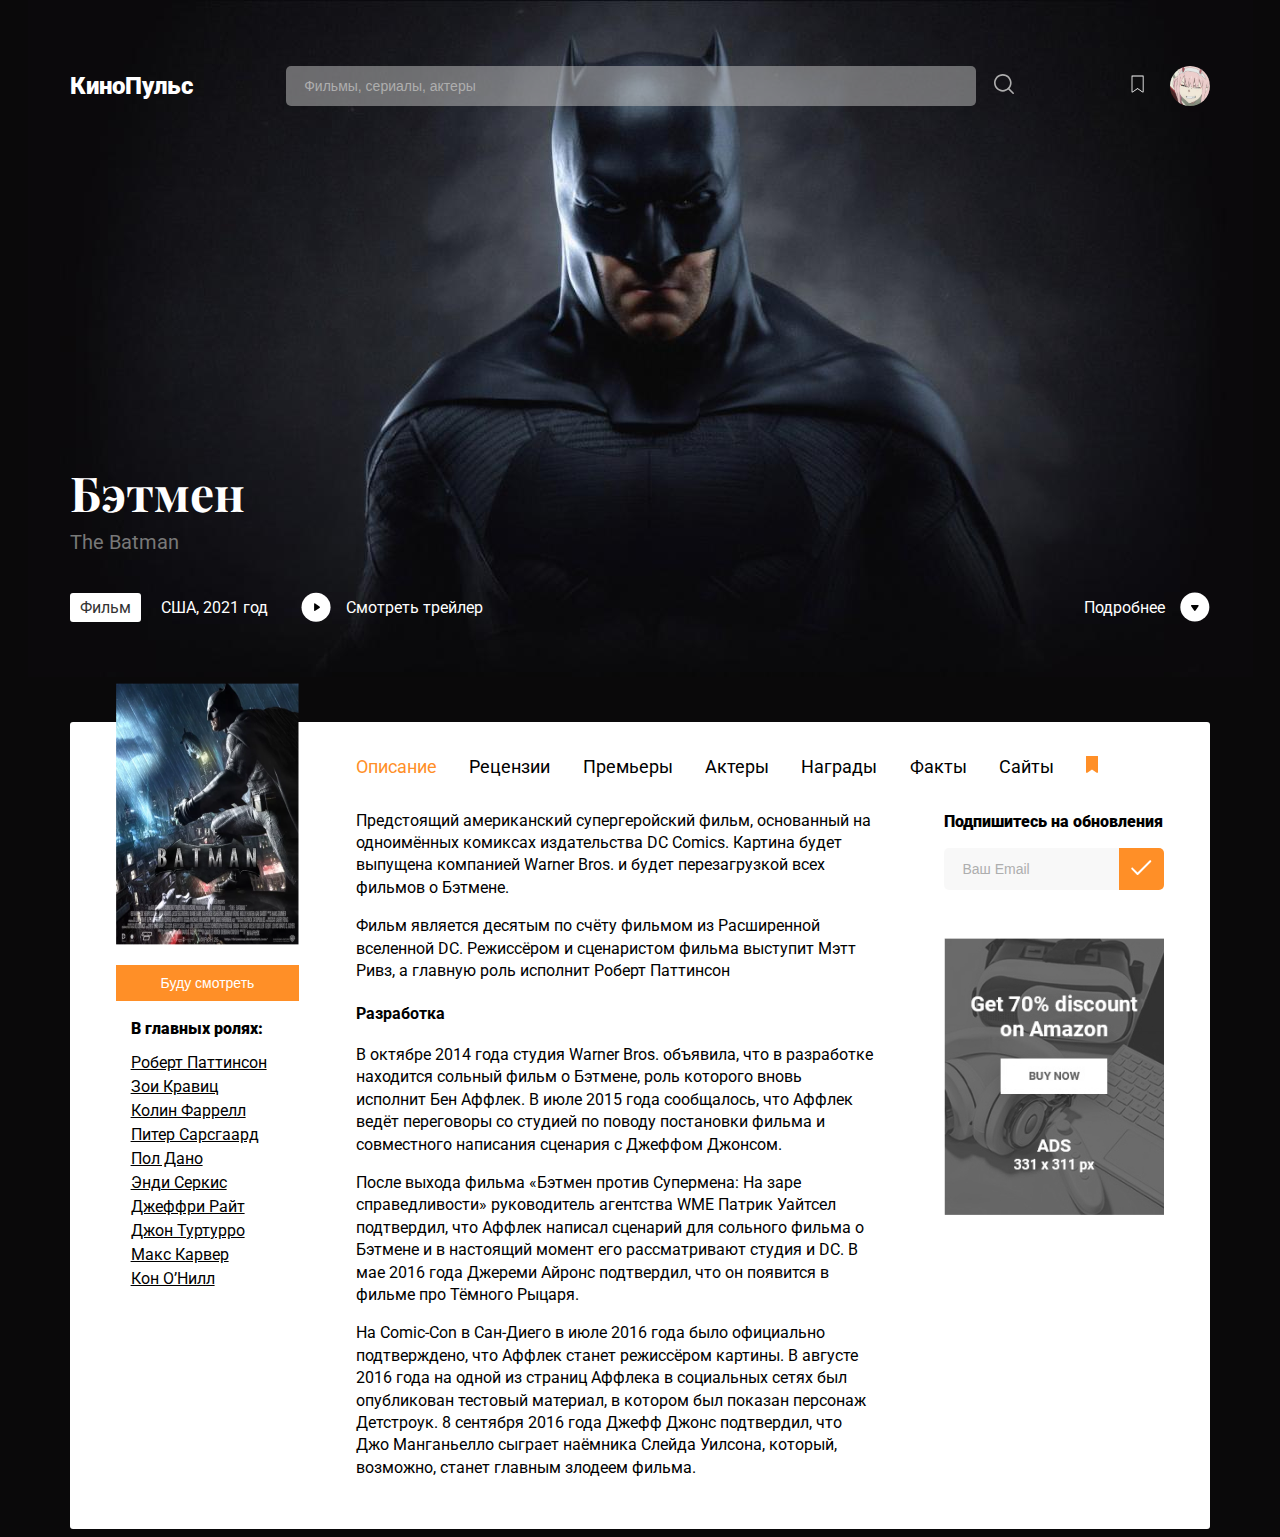
<file: index.html>
<!DOCTYPE html>
<html lang="ru">
<head>
    <meta charset="UTF-8">
    <meta name="viewport" content="width=device-width, initial-scale=1.0">
    <title>Бэтмен 2021 - страница о фильме</title>
    <link href="https://fonts.googleapis.com/css?family=Playfair+Display:700&display=swap&subset=cyrillic" rel="stylesheet">
    <link href="https://fonts.googleapis.com/css?family=Roboto:400,900&display=swap&subset=cyrillic" rel="stylesheet">
    <link rel="stylesheet" href="css/jquery.fancybox.min.css">
    <link rel="stylesheet" href="css\animate.css">
    <link rel="stylesheet" href="./css/style.css">
</head>
<body>
    <div class="container">
        <header class="header">
            <div class="logo">КиноПульс</div>
            <form action="" class="search">
                <input type="search" class="search-input" placeholder="Фильмы, сериалы, актеры">
                <button type="submit" class="search-button">
                    <img src="img\search-icon.svg" alt="search-icon">
                </button>
            </form>
            <div class="user">
                <button class="bookmark">
                    <img src="img\bookmark.svg" alt="bookmark" class="bookmark">
                </button>
                <img src="img\avatar.jpg" alt="" class="avatar">
            </div>
        </header>
        
        <main class="main">
            <h1 class="title animated fadeInRight">Бэтмен</h1>
            <small class="title-en animated fadeInRight">The Batman</small>
            <div class="info animated fadeInUp delay-1s">
                <div class="movie-info">
                    <span class="tag">Фильм</span>
                    <span class="country">США, 2021 год</span>
                    <a data-fancybox href="https://www.youtube.com/watch?v=Xo8i2ZDMlQg" class="play">Смотреть трейлер</a>
                </div>
                <a href="#" class="more">Подробнее</a>
            </div>

            <div class="content">
                <div class="short-info">
                    <img src="./img/poster.png" alt="poster" class="poster">
                    <button class="button">Буду смотреть</button>
                    <h3 class="actors-title">В главных ролях:</h3>
                    <ul class="actors-list">
                        <li class="actors-list-item">Роберт Паттинсон</li>
                        <li class="actors-list-item">Зои Кравиц</li>
                        <li class="actors-list-item">Колин Фаррелл</li>
                        <li class="actors-list-item">Питер Сарсгаард</li>
                        <li class="actors-list-item">Пол Дано</li>
                        <li class="actors-list-item">Энди Серкис</li>
                        <li class="actors-list-item">Джеффри Райт</li>
                        <li class="actors-list-item">Джон Туртурро</li>
                        <li class="actors-list-item">Макс Карвер</li>
                        <li class="actors-list-item">Кон О’Нилл</li>
                    </ul>
                </div>
                <!-- /.short-info -->

                <div class="full-info">
                    <nav class="tabs">
                        <a href="#about" class="tabs-item tabs-item-active">Описание</a>
                        <a href="#reviews" class="tabs-item">Рецензии</a>
                        <a href="#premieres" class="tabs-item">Премьеры</a>
                        <a href="#actors" class="tabs-item">Актеры</a>
                        <a href="#awards" class="tabs-item">Награды</a>
                        <a href="#data" class="tabs-item">Факты</a>
                        <a href="#sites" class="tabs-item">Сайты</a>
                        <a href="#favorites" class="tabs-item">
                            <img src="./img/bookmark-icon.svg" alt="" class="bookmark-added">
                        </a>
                    </nav>

                    <div class="full-content">
                        <div class="tabs-content visible" id="about">
                            <p class="text">Предстоящий американский супергеройский фильм, основанный на одноимённых комиксах издательства DC Comics. Картина будет выпущена компанией Warner Bros. и будет перезагрузкой всех фильмов о Бэтмене.</p>
                            <p class="text">Фильм является десятым по счёту фильмом из Расширенной вселенной DC. Режиссёром и сценаристом фильма выступит Мэтт Ривз, а главную роль исполнит Роберт Паттинсон</p>
                            <h4 class="text-title">Разработка</h4>
                            <p class="text">В октябре 2014 года студия Warner Bros. объявила, что в разработке находится сольный фильм о Бэтмене, роль которого вновь исполнит Бен Аффлек. В июле 2015 года сообщалось, что Аффлек ведёт переговоры со студией по поводу постановки фильма и совместного написания сценария с Джеффом Джонсом.</p>
                            <p class="text">После выхода фильма «Бэтмен против Супермена: На заре справедливости» руководитель агентства WME Патрик Уайтсел подтвердил, что Аффлек написал сценарий для сольного фильма о Бэтмене и в настоящий момент его рассматривают студия и DC. В мае 2016 года Джереми Айронс подтвердил, что он появится в фильме про Тёмного Рыцаря.</p>
                            <p class="text">На Comic-Con в Сан-Диего в июле 2016 года было официально подтверждено, что Аффлек станет режиссёром картины. В августе 2016 года на одной из страниц Аффлека в социальных сетях был опубликован тестовый материал, в котором был показан персонаж Детстроук. 8 сентября 2016 года Джефф Джонс подтвердил, что Джо Манганьелло сыграет наёмника Слейда Уилсона, который, возможно, станет главным злодеем фильма.</p>

                        </div>    
                        <div class="tabs-content" id="reviews">
                            <p class="text">Тут будут отзывы</p>
                        </div> 
                        <div class="tabs-content" id="premieres">
                            <p class="text">Тут будут премьеры</p>
                        </div>  
                        <div class="tabs-content" id="actors">
                            <p class="text">Тут будут актеры</p>
                        </div>  
                        <div class="tabs-content" id="awards">
                            <p class="text">Тут будут награды</p>
                        </div> 
                        <div class="tabs-content" id="data">
                            <p class="text">Тут будут факты</p>
                        </div> 
                        <div class="tabs-content" id="sites">
                            <p class="text">Тут будут сайты</p>
                        </div> 
                        <div class="tabs-content" id="favorites">
                            <p class="text">Тут будет что-то .-.</p>
                        </div>    
                        <div class="subscribe">
                            <h3 class="subscribe-title">Подпишитесь на обновления</h3>
                            <form action="#" class="subscribe-form">
                                <input type="text" class="subscribe-input" placeholder="Ваш Email">
                                <button class="subscribe-button">
                                    <img src="./img/check.svg" alt="check">
                                </button>
                            </form>
                            <a href="#" class="banner">
                                <img src="./img/banner.jpg" alt="banner">
                            </a>
                        </div>
                    </div>

                </div>
                <!-- /.full-info -->

            </div>
            <!-- /.content -->
            <!-- | -->

        </main>

    </div>

    <script src="https://cdn.jsdelivr.net/npm/jquery@3.4.1/dist/jquery.min.js"></script>
    <script src="js/jquery.fancybox.min.js"></script>
    <script src="js/main.js"></script>
</body>
</html>
</file>
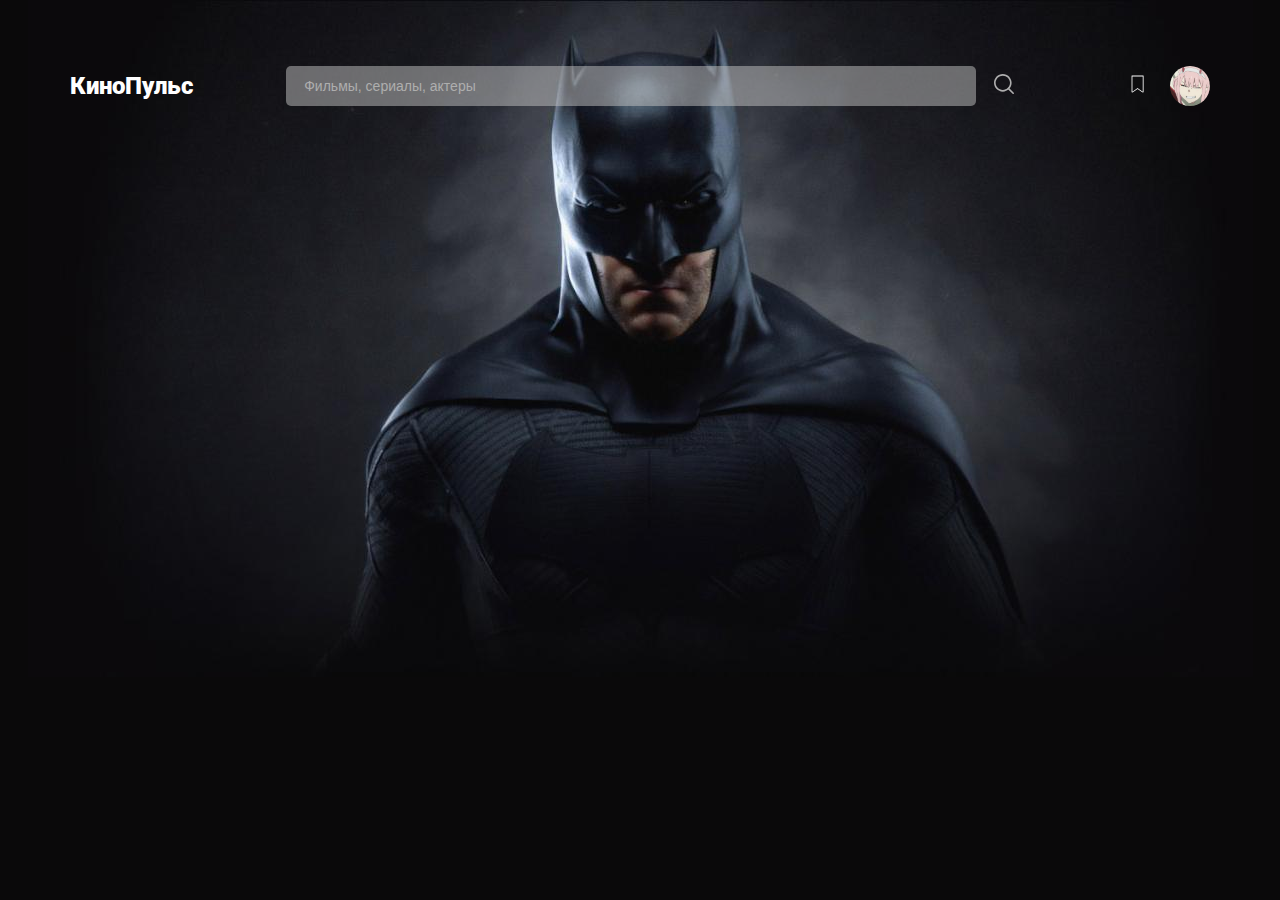
<file: Batman/index.html>
<!DOCTYPE html>
<html lang="ru">
<head>
    <meta charset="UTF-8">
    <meta name="viewport" content="width=device-width, initial-scale=1.0">
    <title>Бэтмен 2021 - страница о фильме</title>
    <link href="https://fonts.googleapis.com/css?family=Roboto:400,900&display=swap&subset=cyrillic" rel="stylesheet">
    <link rel="stylesheet" href="./css/style.css">
</head>
<body>
    <div class="container">
        <header class="header">
            <div class="logo">КиноПульс</div>
            <form action="" class="search">
                <input type="search" class="search-input" placeholder="Фильмы, сериалы, актеры">
                <button type="submit" class="search-button">
                    <img src="img\search-icon.svg" alt="search-icon">
                </button>
            </form>
            <div class="user">
                <button class="bookmark">
                    <img src="img\bookmark.svg" alt="bookmark" class="bookmark">
                </button>
                <img src="img\avatar.jpg" alt="" class="avatar">
            </div>
        </header>
    </div>
</body>
</html>
</file>
<file: css/style.css>
*, *:before, *:after {
    box-sizing: border-box;
}
body {
    background-color: #0A090A;
    color: white;
    font-family: 'Roboto', sans-serif;
    background-image: url(../img/main-bg.jpg);
    background-repeat: no-repeat;
    background-position: top center;
}
.container {
    max-width: 1140px;
    margin: auto;
}
.header {
    display: flex;
    align-items: center;
    justify-content: space-between;
    padding-top: 45px;
    margin-bottom: 30%;
}
.logo {
    font-style: normal;
    font-weight: 900;
    font-size: 24px;
    line-height: 28px;
}
.search {
    display: flex;
    align-items: center;
    flex: 0.8;
}
.search-input {
    flex: 1;
    background: rgba(196, 196, 196, 0.5);
    border-radius: 5px;
    padding-top: 12px;
    padding-bottom: 12px;
    padding-left: 18px;
    padding-right: 18px;
    border: none;
    color: #AEAEAE;
    font-size: 14px;
    line-height: 16px;
}
::-webkit-input-placeholder { /* Chrome */
    color: #AEAEAE;
  }
  :-ms-input-placeholder { /* IE 10+ */
    color: #AEAEAE;
  }
  ::-moz-placeholder { /* Firefox 19+ */
    color: #AEAEAE;
    opacity: 1;
  }
  :-moz-placeholder { /* Firefox 4 - 18 */
    color: #AEAEAE;
    opacity: 1;
  }
.search-button {
    background-color: transparent;
    border: none;
    padding: 10px 18px;
}
.bookmark {
    background-color: transparent;
    border: none;
    cursor: pointer;
    padding-top: 11px; 
    padding-bottom: 11px;
}
.avatar {
    margin-left: 20px;
    width: 40px;
    height: 40px;
    border-radius: 50%;
    object-fit: cover;
 }
.user {
    display: flex;
    align-items: center;
}
.title {
    margin: 0;
    font-family: 'Playfair Display', serif;
    font-size: 48px;
    line-height: 64px;
    margin-bottom: 7px;
}
.title-en {
    display: inline-block;
    font-size: 20px;
    line-height: 23px;
    color: #787878;
    margin-bottom: 38px;
}
.info {
    display: flex;
    align-items: center;
    justify-content: space-between;
    margin-bottom: 100px;
}
.movie-info {
    display: flex;
    align-items: center;
}
.tag {
    display: inline-block;
    font-size: 16px;
    line-height: 19px;
    color: #333333;
    background: #FFFFFF;
    border-radius: 3px;
    padding: 5px 10px;
    margin-right: 20px;
}
.country {
    font-size: 16px;
    line-height: 19px;
    margin-right: 33px;
}
.play {
    display: flex;
    align-items: center;
    font-size: 16px;
    line-height: 19px;
    color: #FFFFFF;
    text-decoration: none;
}
.play:before {
    display: inline-block;
    content: '';
    width: 30px;
    height: 30px;
    background-image: url(../img/play.svg);
    background-repeat: no-repeat;
    background-size: 100%;
    margin-right: 15px;
}
.more {
    display: flex;
    align-items: center;
    font-size: 16px;
    line-height: 19px;
    color: #FFFFFF;
    text-decoration: none;
}
.more:after {
    content: '';
    width: 30px;
    height: 30px;
    background-image: url(../img/play.svg);
    background-repeat: no-repeat;
    background-size: 100%;
    margin-left: 15px;
    transform: rotate(90deg);
}
.content {
    display: flex;
    justify-content: space-between;
    background: #FFFFFF;
    border-radius: 3px;
    color: #000000;
    padding: 3% 4%;
}
.short-info {
    margin-right: 3%;
}
.poster {
    display: block;
    margin-top: -40%;
    margin-bottom: 20px;
}
.button {
    background: #FF8F27;
    padding: 10px 45px;
    color: #FFFFFF;
    font-size: 14px;
    line-height: 16px;
    border: none;
}
.actors-title {
    padding-left: 15px;
    font-weight: 900;
    font-size: 16px;
    line-height: 150%;
    margin-bottom: 10px;
}
.actors-list {
    margin: 0;
    list-style: none;
    padding-left: 15px;
    text-decoration: underline;
    font-size: 16px;
    line-height: 150%;
}
.full-info {
    flex: 0.97
}
.full-content {
    display: flex;
    justify-content: space-between;
}
.tabs-content {
    display: none;
    margin-right: 70px;
}
.visible {
    display: block;
}
.tabs {
    display: flex;
    align-items: center;
    margin-bottom: 4%;
}
.tabs-item {
    color: #000000;
    text-decoration: none;
    font-size: 18px;
    line-height: 21px;
}
.tabs-item:not(:last-child) {
    margin-right: 4%;
}
.tabs-item-active {
    color: #FF8F27;
}
.text {
    margin-top: 0;
    font-size: 16px;
    line-height: 140%;
}
.subscribe-title {
    font-weight: 900;
    font-size: 16px;
    line-height: 150%;
    margin-bottom: 14px;
    margin-top: 0;
}
.subscribe-form {
    display: flex;
    margin-bottom: 48px;
}
.subscribe-input {
    background: rgba(241, 241, 241, 0.5);
    border-top-left-radius: 5px;
    border-bottom-left-radius: 5px;
    padding-top: 12px;
    padding-bottom: 12px;
    padding-left: 18px;
    padding-right: 18px;
    border: none;
    color: #AEAEAE;
    font-size: 14px;
    line-height: 16px;
    max-width: 175px;
}
.subscribe-button {
    background: #FF8F27;
    border-radius: 0px 5px 5px 0px;
    border: none;
    padding: 12px;
}

@media (max-width: 1200px) {
    .container {
        max-width: 960px;
    }
    .tabs-item {
        font-size: 16px;
    }
}

@media (max-width: 992px) {
    .container {
        max-width: 740px;
    }
    .tabs {
        flex-wrap: wrap;
    }
    .tabs-item {
        flex-basis: 20%;
        line-height: 2;
    }
    .full-content {
        flex-wrap: wrap;
    }
    .tabs-content {
        margin-bottom: 5%;
    }
    .text {
        font-size: 14px;
    }
    .actors-list {
        font-size: 14px;
    }
}

@media (max-width: 768px) {
    .container {
        max-width: 540px;
    }
    .more {
        display: none;
    }
    .tabs-item {
        flex-basis: 33%;
    }
    .tabs-content {
        margin-right: 0;
    }
}

@media (max-width: 578px) {
    .container {
        width: 90%;
    }
    .header {
        flex-wrap: wrap;
    }
    .search {
        flex-basis: 100%;
        order: 3;
        margin-top: 5%;
    }
    .content {
        flex-wrap: wrap;
    }
    .short-info {
        margin-bottom: 5%;
    }
    .actors-list, .actors-title {
        display: none;
    }
    .movie-info {
        flex-wrap: wrap;
    }
    .play {
        flex-basis: 100%;
        margin-top: 10%;
    }
    .short-info {
        margin-right: 0;
    }
    .button {
        width: 100%;
    }
    .poster {
        margin-top: -20%;
        display: inline-block;
        width: 100%;
    }
}
</file>
<file: Batman/css/style.css>
*, *:before, *:after {
    box-sizing: border-box;
}
body {
    background-color: #0A090A;
    color: white;
    font-family: 'Roboto', sans-serif;
    background-image: url(../img/main-bg.jpg);
    background-repeat: no-repeat;
    background-position: top center;
}
.container {
    max-width: 1140px;
    margin: auto;
}
.header {
    display: flex;
    align-items: center;
    justify-content: space-between;
    padding-top: 45px;
}
.logo {
    font-style: normal;
    font-weight: 900;
    font-size: 24px;
    line-height: 28px;
}
.search {
    display: flex;
    align-items: center;
    flex: 0.8;
}
.search-input {
    flex: 1;
    background: rgba(196, 196, 196, 0.5);
    border-radius: 5px;
    padding-top: 12px;
    padding-bottom: 12px;
    padding-left: 18px;
    padding-right: 18px;
    border: none;
    color: #AEAEAE;
    font-size: 14px;
    line-height: 16px;
}
::-webkit-input-placeholder { /* Chrome */
    color: #AEAEAE;
  }
  :-ms-input-placeholder { /* IE 10+ */
    color: #AEAEAE;
  }
  ::-moz-placeholder { /* Firefox 19+ */
    color: #AEAEAE;
    opacity: 1;
  }
  :-moz-placeholder { /* Firefox 4 - 18 */
    color: #AEAEAE;
    opacity: 1;
  }
.search-button {
    background-color: transparent;
    border: none;
    padding: 10px 18px;
}
.bookmark {
    background-color: transparent;
    border: none;
    cursor: pointer;
    padding-top: 11px; 
    padding-bottom: 11px;
}
.avatar {
    margin-left: 20px;
    width: 40px;
    height: 40px;
    border-radius: 50%;
    object-fit: cover;
 }
.user {
    display: flex;
    align-items: center;
}
</file>
